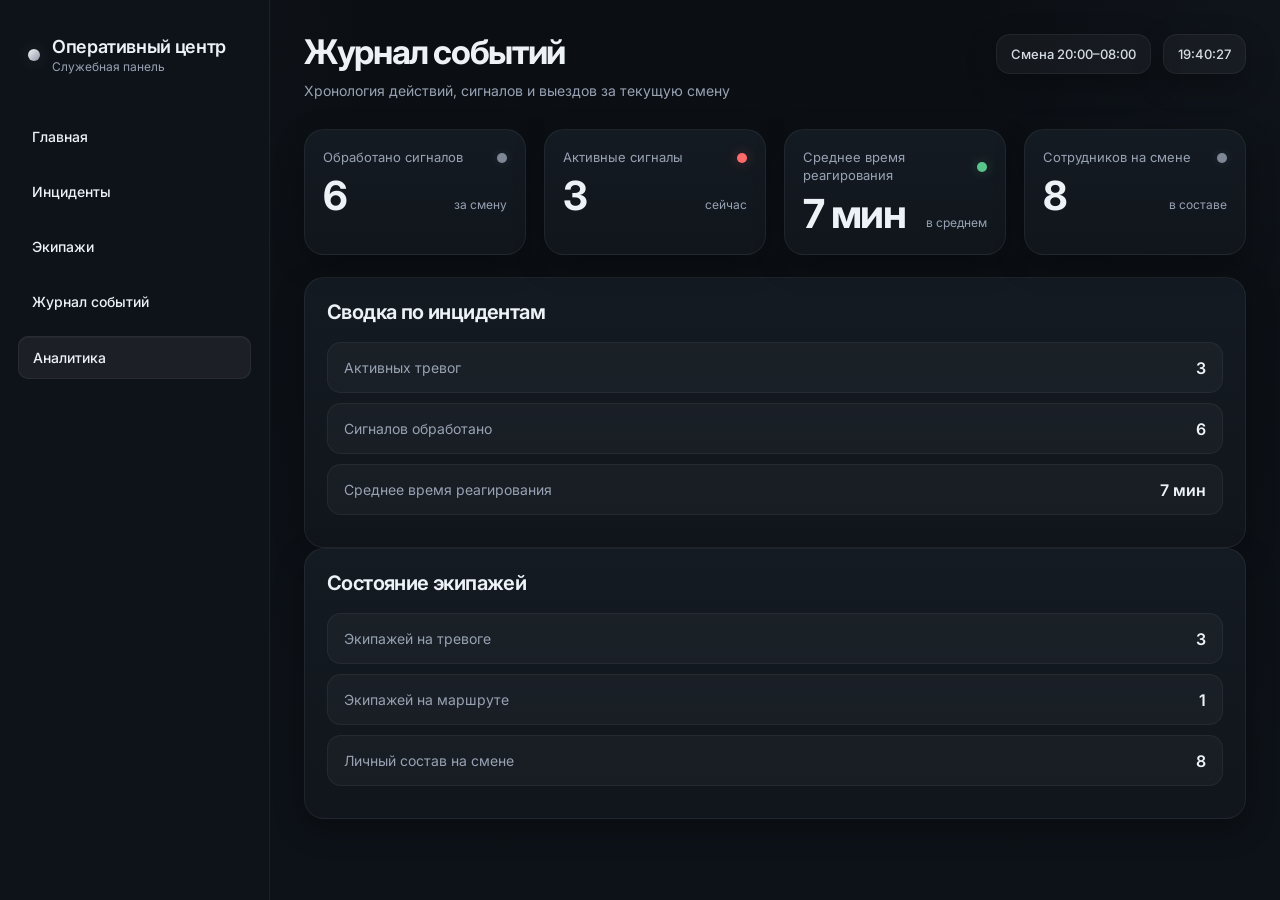
<file: analytics.html>
<!DOCTYPE html>
<html lang="ru">
<head>
  <meta charset="UTF-8" />
  <meta name="viewport" content="width=device-width, initial-scale=1.0" />
  <title>Журнал событий — Панель управления службой</title>
  <link rel="stylesheet" href="style.css" />
</head>
<body>
  <div class="layout">
    <aside class="sidebar">
      <div class="logo-block">
        <div class="logo-dot"></div>
        <div>
          <h2 class="logo-title">Оперативный центр</h2>
          <p class="logo-subtitle">Служебная панель</p>
        </div>
      </div>

      <nav class="menu">
        <a class="menu-item" href="index.html">Главная</a>
        <a class="menu-item" href="incidents.html">Инциденты</a>
        <a class="menu-item" href="units.html">Экипажи</a>
        <a class="menu-item" href="events.html">Журнал событий</a>
        <a class="menu-item active" href="analytics.html">Аналитика</a>
      </nav>
    </aside>

    <main class="main">
      <header class="topbar">
        <div>
          <h1>Журнал событий</h1>
          <p class="subtitle">
            Хронология действий, сигналов и выездов за текущую смену
          </p>
        </div>

        <div class="topbar-right">
          <div class="shift-badge">Смена 20:00–08:00</div>
          <div class="time-box" id="current-time">--:--:--</div>
        </div>
      </header>

      <section class="stats" id="analytics-stats"></section>

<section class="content-grid">

  <div class="card">
    <div class="section-header">
      <h2>Сводка по инцидентам</h2>
    </div>

    <div id="incident-summary"></div>
  </div>

  <div class="card">
    <div class="section-header">
      <h2>Состояние экипажей</h2>
    </div>

    <div id="units-summary"></div>
  </div>

</section>
    </main>
  </div>

  <script src="script.js"></script>
</body>
</html>
</file>
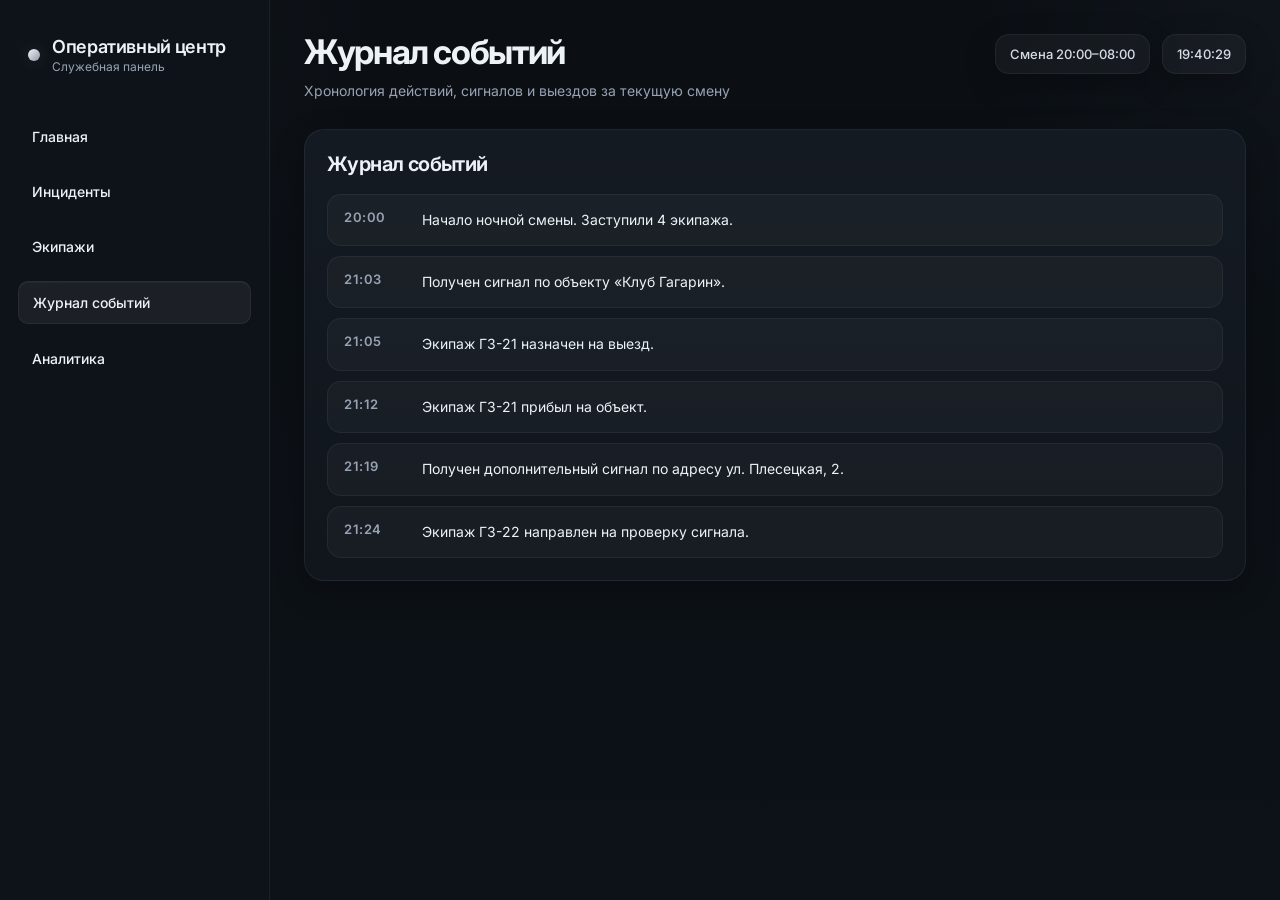
<file: events.html>
<!DOCTYPE html>
<html lang="ru">
<head>
  <meta charset="UTF-8" />
  <meta name="viewport" content="width=device-width, initial-scale=1.0" />
  <title>Журнал событий — Панель управления службой</title>
  <link rel="stylesheet" href="style.css" />
</head>
<body>
  <div class="layout">
    <aside class="sidebar">
      <div class="logo-block">
        <div class="logo-dot"></div>
        <div>
          <h2 class="logo-title">Оперативный центр</h2>
          <p class="logo-subtitle">Служебная панель</p>
        </div>
      </div>

      <nav class="menu">
        <a class="menu-item" href="index.html">Главная</a>
        <a class="menu-item" href="incidents.html">Инциденты</a>
        <a class="menu-item" href="units.html">Экипажи</a>
        <a class="menu-item active" href="events.html">Журнал событий</a>
        <a class="menu-item" href="analytics.html">Аналитика</a>
      </nav>
    </aside>

    <main class="main">
      <header class="topbar">
        <div>
          <h1>Журнал событий</h1>
          <p class="subtitle">
            Хронология действий, сигналов и выездов за текущую смену
          </p>
        </div>

        <div class="topbar-right">
          <div class="shift-badge">Смена 20:00–08:00</div>
          <div class="time-box" id="current-time">--:--:--</div>
        </div>
      </header>

<section class="content-grid">
  <div class="card big-card">
    <div class="section-header">
      <h2>Журнал событий</h2>
    </div>

    <div class="events-list" id="events-list"></div>
  </div>
</section>
    </main>
  </div>

  <script src="script.js"></script>
</body>
</html>
</file>
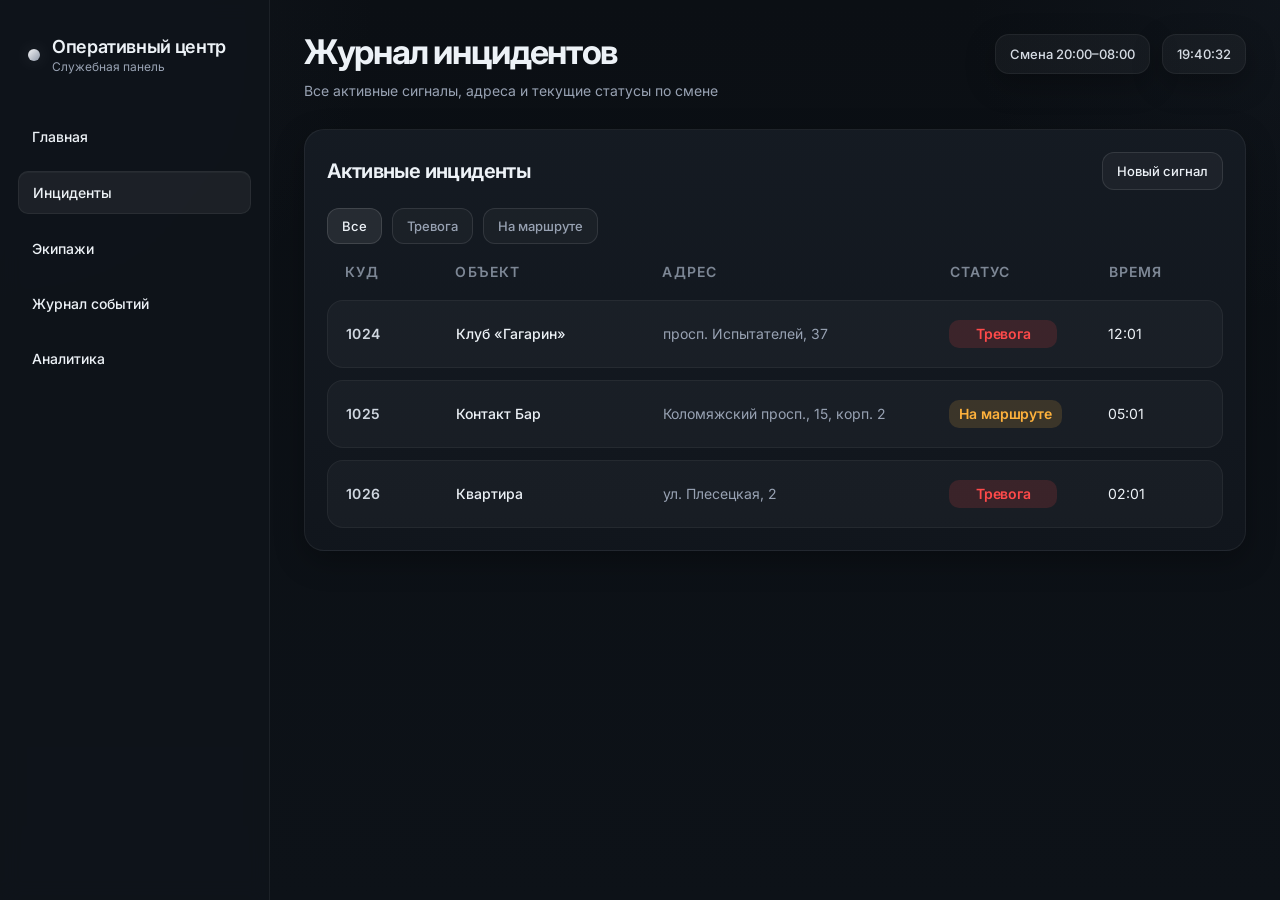
<file: incidents.html>
<!DOCTYPE html>
<html lang="ru">
<head>
  <meta charset="UTF-8" />
  <meta name="viewport" content="width=device-width, initial-scale=1.0" />
  <title>Инциденты — Панель управления службой</title>
  <link rel="stylesheet" href="style.css" />
</head>
<body>
  <div class="layout">
    <aside class="sidebar">
      <div class="logo-block">
        <div class="logo-dot"></div>
        <div>
          <h2 class="logo-title">Оперативный центр</h2>
          <p class="logo-subtitle">Служебная панель</p>
        </div>
      </div>

      <nav class="menu">
        <a class="menu-item" href="index.html">Главная</a>
        <a class="menu-item active" href="incidents.html">Инциденты</a>
        <a class="menu-item" href="units.html">Экипажи</a>
        <a class="menu-item" href="events.html">Журнал событий</a>
        <a class="menu-item" href="analytics.html">Аналитика</a>
      </nav>
    </aside>

    <main class="main">
      <header class="topbar">
        <div>
          <h1>Журнал инцидентов</h1>
          <p class="subtitle">
            Все активные сигналы, адреса и текущие статусы по смене
          </p>
        </div>

        <div class="topbar-right">
          <div class="shift-badge">Смена 20:00–08:00</div>
          <div class="time-box" id="current-time">--:--:--</div>
        </div>
      </header>

      <section class="content-grid">
        <div class="card big-card">
         <div class="section-header">
  <h2>Активные инциденты</h2>
  <button class="btn" type="button" id="open-incident-form">Новый сигнал</button>
</div>
<div class="incident-form hidden" id="incident-form">
  <div class="incident-form-grid">
    <input type="text" id="incident-id" placeholder="КУД" />
    <input type="text" id="incident-object" placeholder="Объект" />
    <input type="text" id="incident-address" placeholder="Адрес" />
    <select id="incident-status">
      <option value="Тревога">Тревога</option>
      <option value="На маршруте">На маршруте</option>
    </select>
  </div>

  <div class="incident-form-actions">
    <button class="btn" type="button" id="add-incident-btn">Добавить</button>
  </div>
</div>
         <div class="filters-row">
  <button class="filter-btn active" type="button" data-filter="Все">
    Все
  </button>

  <button class="filter-btn" type="button" data-filter="Тревога">
    Тревога
  </button>

  <button class="filter-btn" type="button" data-filter="На маршруте">
    На маршруте
  </button>
</div>

          <div class="table incidents-table" id="incidents-table"></div>
        </div>
      </section>
    </main>
  </div>

  <script src="script.js"></script>
</body>
</html>
</file>
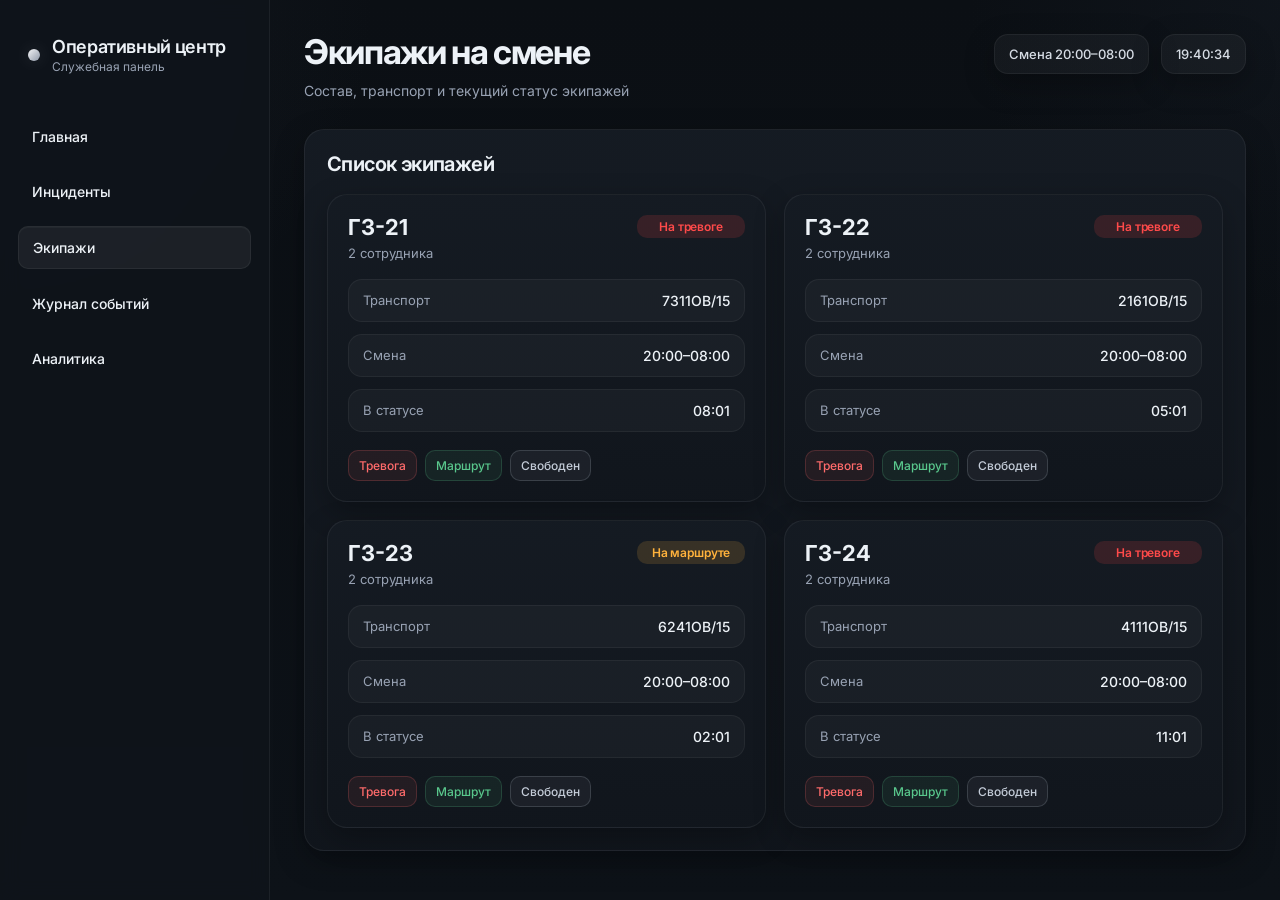
<file: units.html>
<!DOCTYPE html>
<html lang="ru">
<head>
  <meta charset="UTF-8" />
  <meta name="viewport" content="width=device-width, initial-scale=1.0" />
  <title>Экипажи — Панель управления службой</title>
  <link rel="stylesheet" href="style.css" />
</head>
<body>
  <div class="layout">
    <aside class="sidebar">
      <div class="logo-block">
        <div class="logo-dot"></div>
        <div>
          <h2 class="logo-title">Оперативный центр</h2>
          <p class="logo-subtitle">Служебная панель</p>
        </div>
      </div>

      <nav class="menu">
        <a class="menu-item" href="index.html">Главная</a>
        <a class="menu-item" href="incidents.html">Инциденты</a>
        <a class="menu-item active" href="units.html">Экипажи</a>
        <a class="menu-item" href="events.html">Журнал событий</a>
        <a class="menu-item" href="analytics.html">Аналитика</a>
      </nav>
    </aside>

    <main class="main">
      <header class="topbar">
        <div>
          <h1>Экипажи на смене</h1>
          <p class="subtitle">
            Состав, транспорт и текущий статус экипажей
          </p>
        </div>

        <div class="topbar-right">
          <div class="shift-badge">Смена 20:00–08:00</div>
          <div class="time-box" id="current-time">--:--:--</div>
        </div>
      </header>

      <section class="content-grid">
        <div class="card big-card">
          <div class="section-header">
            <h2>Список экипажей</h2>
          </div>

          <div class="units-grid" id="units-grid"></div>
        </div>
      </section>
    </main>
  </div>

  <script src="script.js"></script>
</body>
</html>
</file>
<file: style.css>
@import url("https://fonts.googleapis.com/css2?family=Inter:wght@400;500;600;700&display=swap");

* {
  margin: 0;
  padding: 0;
  box-sizing: border-box;
}

:root {
  --bg: #0b0f14;
  --line: rgba(255, 255, 255, 0.06);
  --line-2: rgba(255, 255, 255, 0.1);
  --text: #edf2f7;
  --text-soft: #98a2b3;
  --text-dim: #7d8795;
  --red: #ff6b6b;
  --red-bg: rgba(255, 107, 107, 0.12);
  --green: #59c78c;
  --green-bg: rgba(89, 199, 140, 0.12);
  --neutral: #c4ccd8;
  --neutral-bg: rgba(196, 204, 216, 0.08);
  --shadow: 0 10px 30px rgba(0, 0, 0, 0.28);
  --radius-lg: 20px;
}

html {
  font-size: 16px;
}

body {
  min-height: 100vh;
  font-family: "Inter", sans-serif;
  color: var(--text);
  background:
    radial-gradient(circle at top left, rgba(62, 74, 92, 0.14), transparent 24%),
    radial-gradient(circle at top right, rgba(35, 45, 59, 0.18), transparent 20%),
    linear-gradient(180deg, #0b0f14 0%, #0d1218 100%);
}

button {
  font: inherit;
}

.layout {
  display: flex;
  min-height: 100vh;
}

/* SIDEBAR */

.sidebar {
  width: 270px;
  background: rgba(15, 20, 27, 0.96);
  border-right: 1px solid var(--line);
  padding: 28px 18px;
  backdrop-filter: blur(10px);
  -webkit-backdrop-filter: blur(10px);
}

.sidebar a {
  display: block;
  padding: 12px 14px;
  margin-bottom: 6px;
  border-radius: 10px;
  color: var(--text);
  text-decoration: none;
  transition: background 0.2s ease, transform 0.15s ease;
}

.sidebar a:hover {
  background: rgba(255,255,255,0.05);
  transform: translateX(3px);
}

.logo-block {
  display: flex;
  align-items: center;
  gap: 12px;
  margin-bottom: 34px;
  padding: 8px 10px;
}

.logo-dot {
  width: 12px;
  height: 12px;
  border-radius: 50%;
  background: linear-gradient(135deg, #f3f4f6, #8f98a8);
  box-shadow: 0 0 18px rgba(255, 255, 255, 0.14);
}

.logo-title {
  font-size: 18px;
  font-weight: 600;
  letter-spacing: -0.02em;
  color: var(--text);
}

.logo-subtitle {
  font-size: 12px;
  color: var(--text-soft);
  margin-top: 2px;
}

.menu {
  display: flex;
  flex-direction: column;
  gap: 8px;
}

.menu-item {
  text-decoration: none;
  color: #a8b1be;
  padding: 12px 14px;
  border-radius: 14px;
  transition: 0.2s ease;
  font-size: 14px;
  font-weight: 500;
}

.menu-item:hover {
  background: rgba(255, 255, 255, 0.04);
  color: var(--text);
}

.menu-item.active {
  background: rgba(255, 255, 255, 0.06);
  color: var(--text);
  border: 1px solid var(--line);
  box-shadow: inset 0 1px 0 rgba(255, 255, 255, 0.03);
}

/* MAIN */

.main {
  flex: 1;
  padding: 34px;
}

.topbar {
  display: flex;
  justify-content: space-between;
  align-items: flex-start;
  gap: 24px;
  margin-bottom: 28px;
}

.topbar h1 {
  font-size: 34px;
  line-height: 1.05;
  letter-spacing: -0.04em;
  color: var(--text);
  margin-bottom: 10px;
  font-weight: 700;
}

.subtitle {
  color: var(--text-soft);
  font-size: 14px;
  line-height: 1.5;
}

.topbar-right {
  display: flex;
  align-items: center;
  gap: 12px;
}

.shift-badge,
.time-box {
  background: rgba(255, 255, 255, 0.04);
  border: 1px solid var(--line);
  padding: 11px 14px;
  border-radius: 14px;
  color: #d7dde5;
  box-shadow: var(--shadow);
  font-size: 13px;
  font-weight: 500;
}

/* STATS */

.stats {
  display: grid;
  grid-template-columns: repeat(4, minmax(0, 1fr));
  gap: 18px;
  margin-bottom: 22px;
}

.card {
  background: linear-gradient(180deg, rgba(21, 27, 35, 0.98) 0%, rgba(17, 22, 29, 0.98) 100%);
  border: 1px solid var(--line);
  border-radius: var(--radius-lg);
  padding: 22px;
  box-shadow: var(--shadow);
}

.stat-card {
  padding: 18px 18px 20px;
  transition: transform 0.2s ease, box-shadow 0.2s ease;
cursor: default;
}

.stat-card:hover {
  transform: translateY(-3px);
  box-shadow: 0 8px 25px rgba(0,0,0,0.25);
}

.card-label {
  color: var(--text-soft);
  font-size: 13px;
  line-height: 1.4;
  margin-bottom: 12px;
}

.stat-top {
  display: flex;
  align-items: center;
  justify-content: space-between;
  gap: 12px;
  margin-bottom: 10px;
}

.stat-top .card-label {
  margin-bottom: 0;
}

.stat-value-row {
  display: flex;
  align-items: flex-end;
  justify-content: space-between;
  gap: 12px;
}

.stat-card h3 {
  font-size: 40px;
  line-height: 1;
  letter-spacing: -0.04em;
  color: var(--text);
  font-weight: 700;
}

.stat-note {
  font-size: 12px;
  color: var(--text-soft);
  padding-bottom: 4px;
}

.stat-dot {
  width: 10px;
  height: 10px;
  border-radius: 50%;
  flex-shrink: 0;
  margin-top: 2px;
}

.danger-dot {
  background: var(--red);
  box-shadow: 0 0 12px rgba(255, 107, 107, 0.28);
}

.success-dot {
  background: var(--green);
  box-shadow: 0 0 12px rgba(89, 199, 140, 0.28);
}

.neutral-dot {
  background: #7d8795;
  box-shadow: 0 0 10px rgba(125, 135, 149, 0.2);
}

/* GRID */

.content-grid {
  display: block;
}

.big-card {
  max-width: 1120px;
}

/* SECTION HEADER */

.section-header {
  display: flex;
  align-items: center;
  justify-content: space-between;
  margin-bottom: 18px;
}

.section-header h2 {
  font-size: 20px;
  letter-spacing: -0.03em;
  color: var(--text);
  font-weight: 650;
}

.btn {
  border: 1px solid var(--line-2);
  background: rgba(255, 255, 255, 0.04);
  color: var(--text);
  padding: 10px 14px;
  border-radius: 12px;
  cursor: pointer;
  transition: 0.2s ease;
  font-size: 13px;
  font-weight: 500;
}

.btn:hover {
  transform: translateY(-1px);
  background: rgba(255, 255, 255, 0.06);
}

/* TABLE */

.table {
  display: flex;
  flex-direction: column;
  gap: 10px;
}

.incidents-table,
.units-table {
  gap: 12px;
}

.table tbody tr {
  border-bottom: 1px solid rgba(255,255,255,0.04);
  transition: background 0.2s ease;
}

.table tbody tr:hover {
  background: rgba(255,255,255,0.03);
}

.table-row {
  display: grid;
  grid-template-columns: 0.6fr 1.2fr 1.7fr 0.9fr 0.6fr;
  gap: 14px;
  align-items: center;
  padding: 16px 18px;
  border-radius: 16px;
  background: rgba(255, 255, 255, 0.03);
  border: 1px solid rgba(255, 255, 255, 0.05);
  transition: 0.18s ease;
}

.table-row:hover {
  background: rgba(255, 255, 255, 0.045);
  border-color: rgba(255, 255, 255, 0.08);
}

.table-head {
  background: transparent;
  border: none;
  padding: 0 18px 6px;
  color: var(--text-dim);
  font-size: 12px;
  font-weight: 600;
}

.table-head:hover {
  background: transparent;
}

.table-head span {
  font-size: 11px;
  text-transform: uppercase;
  letter-spacing: 0.08em;
}

.table-row span {
  font-size: 14px;
  line-height: 1.45;
}

.incident-row,
.unit-row {
  min-height: 68px;
}

.incident-id,
.unit-id {
  font-weight: 600;
  color: #cfd6df;
  letter-spacing: 0.02em;
}

.incident-object {
  font-weight: 500;
  color: var(--text);
}

.incident-address,
.unit-crew,
.unit-vehicle {
  color: var(--text-soft);
  line-height: 1.5;
}

/* BADGES */

.badge {
  display: inline-flex;
  align-items: center;
  justify-content: center;
  width: fit-content;
  min-width: 108px;
  padding: 8px 12px;
  border-radius: 999px;
  font-size: 12px;
  font-weight: 600;
  letter-spacing: -0.01em;
}

.badge.danger {
  color: var(--red);
  background: var(--red-bg);
  border: 1px solid rgba(255, 107, 107, 0.14);
}

.badge.success {
  color: var(--green);
  background: var(--green-bg);
  border: 1px solid rgba(89, 199, 140, 0.14);
}

.badge.neutral {
  color: var(--neutral);
  background: var(--neutral-bg);
  border: 1px solid rgba(196, 204, 216, 0.14);
}

/* FILTERS */

.filters-row {
  display: flex;
  gap: 10px;
  margin-bottom: 18px;
  flex-wrap: wrap;
}

.filter-btn {
  border: 1px solid var(--line-2);
  background: rgba(255, 255, 255, 0.03);
  color: var(--text-soft);
  padding: 9px 14px;
  border-radius: 12px;
  cursor: pointer;
  transition: 0.2s ease;
  font-size: 13px;
  font-weight: 500;
}

.filter-btn:hover {
  background: rgba(255, 255, 255, 0.05);
  color: var(--text);
}

.filter-btn.active {
  background: rgba(255, 255, 255, 0.08);
  color: var(--text);
  border-color: rgba(255, 255, 255, 0.12);
}

/* EVENTS PAGE */

.events-page-list {
  display: flex;
  flex-direction: column;
  gap: 12px;
}

.event-log-row {
  display: grid;
  grid-template-columns: 90px 1fr;
  gap: 16px;
  align-items: start;
  padding: 16px 18px;
  border-radius: 16px;
  background: rgba(255, 255, 255, 0.03);
  border: 1px solid rgba(255, 255, 255, 0.05);
}

.event-log-time {
  font-size: 13px;
  font-weight: 600;
  color: #c8d0db;
  letter-spacing: 0.04em;
}

.event-log-content {
  font-size: 14px;
  line-height: 1.6;
  color: var(--text);
}

/* ANALYTICS */

.analytics-grid {
  display: grid;
  grid-template-columns: repeat(2, minmax(0, 1fr));
  gap: 18px;
  max-width: 1120px;
}

.analytics-card {
  min-height: 100%;
}

.analytics-list {
  display: flex;
  flex-direction: column;
  gap: 12px;
}

.analytics-item {
  display: flex;
  justify-content: space-between;
  align-items: center;
  gap: 16px;
  padding: 16px 18px;
  border-radius: 16px;
  background: rgba(255, 255, 255, 0.03);
border: 1px solid rgba(255, 255, 255, 0.05);
}

.analytics-label {
  font-size: 14px;
  color: var(--text-soft);
  line-height: 1.5;
}

.analytics-value {
  font-size: 16px;
  font-weight: 600;
  color: var(--text);
  white-space: nowrap;
}

/* ADAPTIVE */

@media (max-width: 1180px) {
  .stats {
    grid-template-columns: repeat(2, minmax(0, 1fr));
  }
}

@media (max-width: 980px) {
  .analytics-grid {
    grid-template-columns: 1fr;
  }
}

@media (max-width: 820px) {
  .layout {
    flex-direction: column;
  }

  .sidebar {
    width: 100%;
  }

  .main {
    padding: 20px;
  }

  .topbar {
    flex-direction: column;
    align-items: flex-start;
  }

  .stats {
    grid-template-columns: 1fr;
  }

  .big-card {
    max-width: 100%;
  }

  .event-log-row {
    grid-template-columns: 1fr;
    gap: 8px;
  }
}
.unit-row-extended {
  align-items: start;
}

.unit-actions-block {
  display: flex;
  flex-direction: column;
  gap: 12px;
}

.unit-actions {
  display: flex;
  flex-wrap: wrap;
  gap: 8px;
}

.mini-btn {
  border: 1px solid var(--line-2);
  background: rgba(255, 255, 255, 0.04);
  color: var(--text);
  padding: 7px 10px;
  border-radius: 10px;
  cursor: pointer;
  transition: 0.2s ease;
  font-size: 12px;
  font-weight: 500;
}

.mini-btn:hover {
  transform: translateY(-1px);
}

.mini-btn-danger {
  color: var(--red);
  border-color: rgba(255, 107, 107, 0.2);
  background: rgba(255, 107, 107, 0.08);
}

.mini-btn-success {
  color: var(--green);
  border-color: rgba(89, 199, 140, 0.2);
  background: rgba(89, 199, 140, 0.08);
}

.mini-btn-neutral {
  color: var(--neutral);
  border-color: rgba(196, 204, 216, 0.18);
  background: rgba(196, 204, 216, 0.06);
}
.units-grid {
  display: grid;
  grid-template-columns: repeat(2, minmax(0, 1fr));
  gap: 18px;
  max-width: 1120px;
}

.unit-card {
  background: linear-gradient(180deg, rgba(21, 27, 35, 0.98) 0%, rgba(17, 22, 29, 0.98) 100%);
  border: 1px solid var(--line);
  border-radius: var(--radius-lg);
  padding: 20px;
  box-shadow: var(--shadow);
}

.unit-card-top {
  display: flex;
  justify-content: space-between;
  align-items: flex-start;
  gap: 16px;
  margin-bottom: 18px;
}

.unit-card-title {
  font-size: 22px;
  line-height: 1.1;
  color: var(--text);
  margin-bottom: 6px;
}

.unit-card-subtitle {
  font-size: 13px;
  color: var(--text-soft);
}

.unit-card-body {
  display: flex;
  flex-direction: column;
  gap: 12px;
  margin-bottom: 18px;
}

.unit-card-row {
  display: flex;
  justify-content: space-between;
  gap: 16px;
  padding: 12px 14px;
  border-radius: 14px;
  background: rgba(255, 255, 255, 0.03);
  border: 1px solid rgba(255, 255, 255, 0.05);
}

.unit-card-label {
  font-size: 13px;
  color: var(--text-soft);
}

.unit-card-value {
  font-size: 14px;
  font-weight: 500;
  color: var(--text);
}

.unit-actions {
  display: flex;
  flex-wrap: wrap;
  gap: 8px;
}

@media (max-width: 980px) {
  .units-grid {
    grid-template-columns: 1fr;
  }
}
.events-list {
  display: flex;
  flex-direction: column;
  gap: 10px;
}

.event-log-row {
  display: flex;
  gap: 18px;
  padding: 14px 16px;
  border-radius: 14px;
  background: rgba(255,255,255,0.03);
  border: 1px solid rgba(255,255,255,0.05);
}

.event-log-time {
  font-size: 13px;
  color: var(--text-soft);
  min-width: 60px;
}

.event-log-content {
  font-size: 14px;
  color: var(--text);
}

.analytics-item {
  display: flex;
  justify-content: space-between;
  padding: 14px 16px;
  border-radius: 14px;
  background: rgba(255,255,255,0.03);
  border: 1px solid rgba(255,255,255,0.05);
  margin-bottom: 10px;
}

.analytics-label {
  color: var(--text-soft);
}

.analytics-value {
  font-weight: 600;
  color: var(--text);
}
.hidden {
  display: none;
}

.incident-form {
  margin-bottom: 18px;
  padding: 18px;
  border-radius: 16px;
  background: rgba(255, 255, 255, 0.03);
  border: 1px solid rgba(255, 255, 255, 0.05);
}

.incident-form-grid {
  display: grid;
  grid-template-columns: repeat(4, minmax(0, 1fr));
  gap: 12px;
  margin-bottom: 14px;
}

.incident-form input,
.incident-form select {
  width: 100%;
  background: rgba(255, 255, 255, 0.04);
  border: 1px solid var(--line-2);
  border-radius: 12px;
  padding: 12px 14px;
  color: var(--text);
  font: inherit;
  outline: none;
}

.incident-form input::placeholder {
  color: var(--text-soft);
}

.incident-form-actions {
  display: flex;
  justify-content: flex-end;
}

@media (max-width: 980px) {
  .incident-form-grid {
    grid-template-columns: 1fr;
  }
}

.badge {
  padding: 4px 10px;
  border-radius: 10px;
  font-size: 12px;
  font-weight: 600;
}

.badge-alert {
  background: rgba(255, 70, 70, 0.15);
  color: #ff4a4a;
  animation: alertPulse 1.6s infinite;
}

.badge-route {
  background: rgba(255, 180, 60, 0.15);
  color: #ffb23c;
}

.badge-arrived {
  background: rgba(60, 200, 120, 0.15);
  color: #3fd07d;
}

.badge-check {
  background: rgba(100, 160, 255, 0.15);
  color: #6ea8ff;
}

@keyframes alertPulse {
  0% {
    box-shadow: 0 0 0 0 rgba(255, 74, 74, 0.5);
  }
  70% {
    box-shadow: 0 0 0 6px rgba(255, 74, 74, 0);
  }
  100% {
    box-shadow: 0 0 0 0 rgba(255, 74, 74, 0);
  }
}

.badge-neutral {
  background: rgba(196, 204, 216, 0.15);
  color: #c4ccd8;
}
</file>
